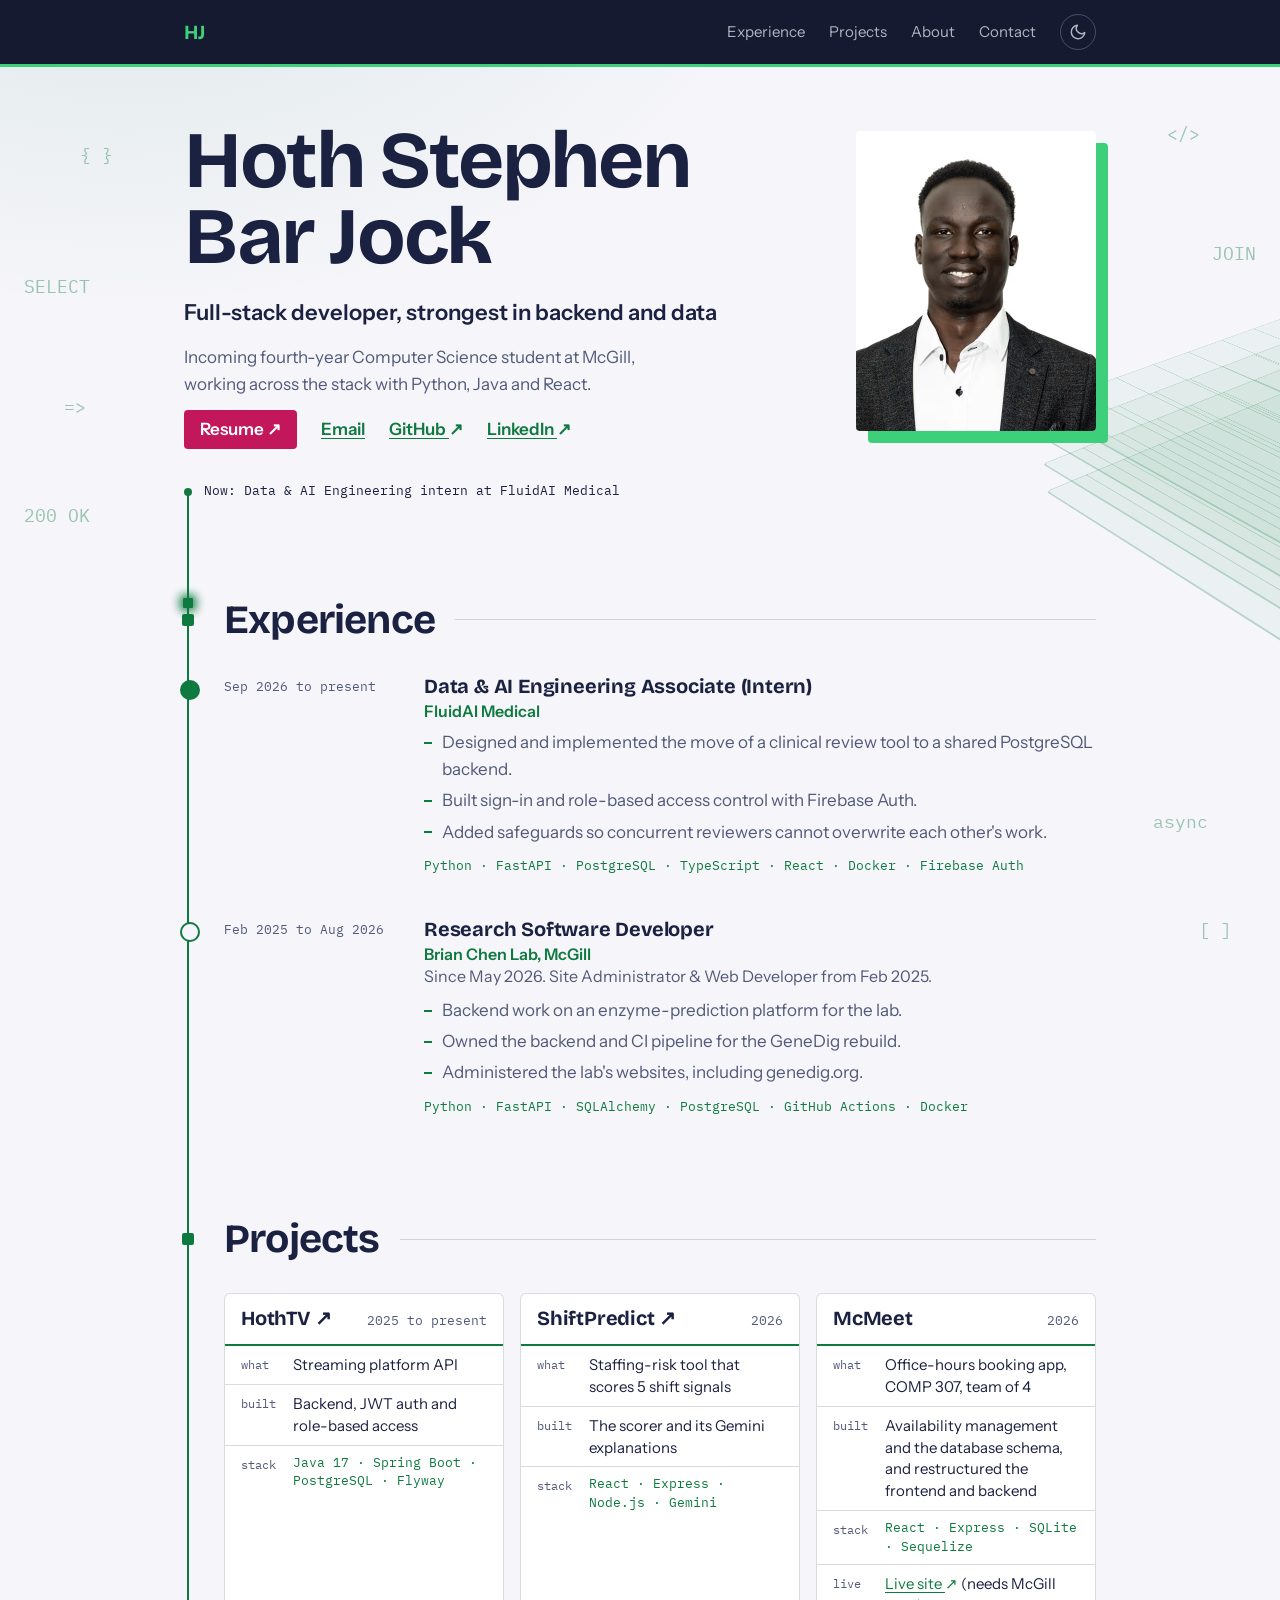
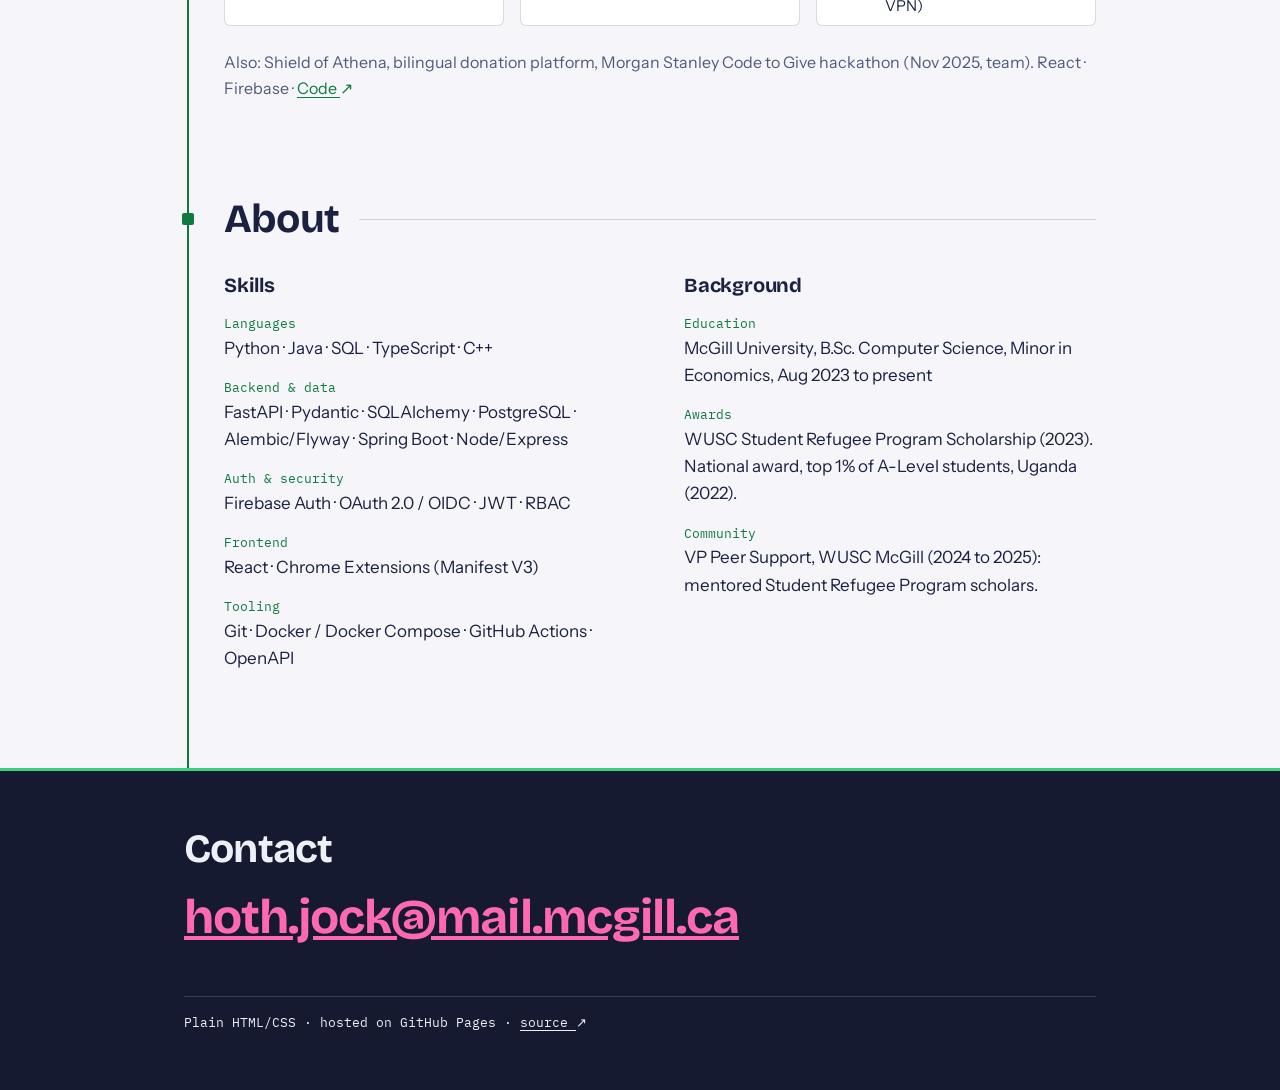
<file: index.html>
<!DOCTYPE html>
<html lang="en">
<head>
  <meta charset="utf-8">
  <meta http-equiv="Content-Security-Policy" content="default-src 'self'; img-src 'self'; style-src 'self'; font-src 'self'; script-src 'self' https://static.cloudflareinsights.com; connect-src 'self' https://cloudflareinsights.com; object-src 'none'; base-uri 'self'; form-action 'none'">
  <meta name="referrer" content="strict-origin-when-cross-origin">
  <meta name="viewport" content="width=device-width, initial-scale=1">
  <title>Hoth Stephen Bar Jock, software developer</title>
  <meta name="description" content="Hoth Stephen Bar Jock is a full-stack developer and McGill Computer Science student, strongest in backend and data systems.">
  <meta name="robots" content="index, follow">
  <meta name="color-scheme" content="dark light">
  <meta name="theme-color" content="#151a30" media="(prefers-color-scheme: dark)">
  <meta name="theme-color" content="#f5f5fa" media="(prefers-color-scheme: light)">
  <link rel="canonical" href="https://hothjock.com/">
  <meta property="og:type" content="website">
  <meta property="og:site_name" content="Hoth Stephen Bar Jock">
  <meta property="og:title" content="Hoth Stephen Bar Jock, software developer">
  <meta property="og:description" content="Full-stack developer, strongest in backend and data. CS student at McGill University, Montreal.">
  <meta property="og:url" content="https://hothjock.com/">
  <meta property="og:image" content="https://hothjock.com/assets/og.png">
  <meta property="og:image:width" content="1200">
  <meta property="og:image:height" content="630">
  <meta property="og:image:alt" content="Hoth Stephen Bar Jock, full-stack developer, strongest in backend and data">
  <meta name="twitter:card" content="summary_large_image">
  <link rel="icon" href="/favicon.ico" sizes="32x32">
  <link rel="icon" href="/assets/icon.svg" type="image/svg+xml">
  <link rel="apple-touch-icon" href="/apple-touch-icon.png">
  <link rel="preload" href="/assets/fonts/bricolage-grotesque-latin-700-normal.woff2" as="font" type="font/woff2" crossorigin>
  <link rel="stylesheet" href="/assets/style.css">
  <script src="/assets/theme.js"></script>
  <script type="application/ld+json">
  {
    "@context": "https://schema.org",
    "@type": "Person",
    "name": "Hoth Stephen Bar Jock",
    "alternateName": ["Hoth Jock", "Hoth Bar Jock", "Hoth Bar"],
    "url": "https://hothjock.com/",
    "image": "https://hothjock.com/assets/profile-480.jpg",
    "jobTitle": "Software Developer",
    "alumniOf": { "@type": "CollegeOrUniversity", "name": "McGill University" },
    "sameAs": ["https://www.linkedin.com/in/hothjock", "https://github.com/hothbar"]
  }
  </script>
</head>
<body>
  <a href="#main" class="skip-link">Skip to main content</a>

  <div class="tokens" aria-hidden="true"><b></b><b></b><b></b><b></b><b></b><b></b><b></b><b></b></div>
  <div class="db" aria-hidden="true"><div class="disks"><i></i><i></i><i></i><i></i></div></div>
  <div class="scene" aria-hidden="true">
    <div class="layers"><i></i><i></i><i></i><i></i></div>
  </div>

  <nav aria-label="Main navigation">
    <div class="bar">
      <a class="brand" href="#main" aria-label="Back to top">HJ</a>
      <div class="bar-end">
        <ul role="list">
          <li><a href="#experience">Experience</a></li>
          <li><a href="#projects">Projects</a></li>
          <li><a href="#about">About</a></li>
          <li><a href="#contact">Contact</a></li>
        </ul>
        <button type="button" class="theme-toggle" aria-label="Switch theme" hidden>
          <svg class="sun" viewBox="0 0 24 24" fill="none" stroke="currentColor" stroke-width="2" stroke-linecap="round" aria-hidden="true" focusable="false"><circle cx="12" cy="12" r="4"/><path d="M12 2v2M12 20v2M4.93 4.93l1.41 1.41M17.66 17.66l1.41 1.41M2 12h2M20 12h2M4.93 19.07l1.41-1.41M17.66 6.34l1.41-1.41"/></svg>
          <svg class="moon" viewBox="0 0 24 24" fill="none" stroke="currentColor" stroke-width="2" stroke-linecap="round" stroke-linejoin="round" aria-hidden="true" focusable="false"><path d="M21 12.79A9 9 0 1 1 11.21 3 7 7 0 0 0 21 12.79z"/></svg>
        </button>
      </div>
    </div>
  </nav>

  <main id="main" tabindex="-1">
    <section class="intro" aria-label="Introduction">
      <div>
        <h1><span class="line">Hoth Stephen </span><span class="line">Bar Jock</span></h1>
        <p class="headline">Full-stack developer, strongest in backend and data</p>
        <p class="bio">Incoming fourth-year Computer Science student at McGill, working across the stack with Python, Java and React.</p>
        <ul class="links" role="list">
          <li><a class="cta" href="/assets/Hoth_Jock_Resume.pdf" target="_blank" rel="noopener noreferrer">Resume <span class="arrow" aria-hidden="true">↗</span><span class="vh"> (PDF, opens in new tab)</span></a></li>
          <li><a href="mailto:hoth.jock@mail.mcgill.ca">Email</a></li>
          <li><a href="https://github.com/hothbar" target="_blank" rel="noopener noreferrer">GitHub <span class="arrow" aria-hidden="true">↗</span><span class="vh"> (opens in new tab)</span></a></li>
          <li><a href="https://www.linkedin.com/in/hothjock" target="_blank" rel="noopener noreferrer">LinkedIn <span class="arrow" aria-hidden="true">↗</span><span class="vh"> (opens in new tab)</span></a></li>
        </ul>
        <p class="now"><span class="dot" aria-hidden="true"></span>Now: Data &amp; AI Engineering intern at FluidAI Medical</p>
      </div>
      <picture class="portrait">
        <source type="image/avif" srcset="/assets/profile-480.avif">
        <source type="image/webp" srcset="/assets/profile-480.webp">
        <img src="/assets/profile-480.jpg" alt="Portrait of Hoth Stephen Bar Jock" width="480" height="600" fetchpriority="high">
      </picture>
    </section>

    <div class="pipe">
    <span class="packet" aria-hidden="true"></span><span class="packet" aria-hidden="true"></span><span class="packet" aria-hidden="true"></span>
    <section id="experience" aria-labelledby="experience-label">
      <h2 id="experience-label">Experience</h2>

      <div>
      <article class="stop current">
        <p class="when">Sep 2026 to present</p>
        <div>
          <h3>Data &amp; AI Engineering Associate (Intern) <span class="org">FluidAI Medical</span></h3>
          <ul role="list">
            <li>Designed and implemented the move of a clinical review tool to a shared PostgreSQL backend.</li>
            <li>Built sign-in and role-based access control with Firebase Auth.</li>
            <li>Added safeguards so concurrent reviewers cannot overwrite each other's work.</li>
          </ul>
          <p class="stack">Python · FastAPI · PostgreSQL · TypeScript · React · Docker · Firebase Auth</p>
        </div>
      </article>

      <article class="stop">
        <p class="when">Feb 2025 to Aug 2026</p>
        <div>
          <h3>Research Software Developer <span class="org">Brian Chen Lab, McGill</span></h3>
          <p class="sub">Since May 2026. Site Administrator &amp; Web Developer from Feb 2025.</p>
          <ul role="list">
            <li>Backend work on an enzyme-prediction platform for the lab.</li>
            <li>Owned the backend and CI pipeline for the GeneDig rebuild.</li>
            <li>Administered the lab's websites, including genedig.org.</li>
          </ul>
          <p class="stack">Python · FastAPI · SQLAlchemy · PostgreSQL · GitHub Actions · Docker</p>
        </div>
      </article>
      </div>
    </section>

    <section id="projects" aria-labelledby="projects-label">
      <h2 id="projects-label">Projects</h2>

      <div class="tiles">
      <article class="tile">
        <header class="tile-head">
          <h3><a href="https://github.com/hothbar/hothtv" target="_blank" rel="noopener noreferrer">HothTV <span class="arrow" aria-hidden="true">↗</span><span class="vh"> (opens in new tab)</span></a></h3>
          <p class="when">2025 to present</p>
        </header>
        <dl class="spec">
          <dt>what</dt>
          <dd>Streaming platform API</dd>
          <dt>built</dt>
          <dd>Backend, JWT auth and role-based access</dd>
          <dt>stack</dt>
          <dd class="stack">Java 17 · Spring Boot · PostgreSQL · Flyway</dd>
        </dl>
      </article>

      <article class="tile">
        <header class="tile-head">
          <h3><a href="https://github.com/hothbar/ShiftPredict" target="_blank" rel="noopener noreferrer">ShiftPredict <span class="arrow" aria-hidden="true">↗</span><span class="vh"> (opens in new tab)</span></a></h3>
          <p class="when">2026</p>
        </header>
        <dl class="spec">
          <dt>what</dt>
          <dd>Staffing-risk tool that scores 5 shift signals</dd>
          <dt>built</dt>
          <dd>The scorer and its Gemini explanations</dd>
          <dt>stack</dt>
          <dd class="stack">React · Express · Node.js · Gemini</dd>
        </dl>
      </article>

      <article class="tile">
        <header class="tile-head">
          <h3>McMeet</h3>
          <p class="when">2026</p>
        </header>
        <dl class="spec">
          <dt>what</dt>
          <dd>Office-hours booking app, COMP 307, team of 4</dd>
          <dt>built</dt>
          <dd>Availability management and the database schema, and restructured the frontend and backend</dd>
          <dt>stack</dt>
          <dd class="stack">React · Express · SQLite · Sequelize</dd>
          <dt>live</dt>
          <dd><a href="https://winter2026-comp307-group23.cs.mcgill.ca/" target="_blank" rel="noopener noreferrer">Live site <span class="arrow" aria-hidden="true">↗</span><span class="vh"> (opens in new tab)</span></a> (needs McGill VPN)</dd>
        </dl>
      </article>
      </div>

      <p class="also">Also: Shield of Athena, bilingual donation platform, Morgan Stanley Code to Give hackathon (Nov 2025, team). React · Firebase · <a href="https://github.com/hothbar/shieldofathena_team4" target="_blank" rel="noopener noreferrer">Code <span class="arrow" aria-hidden="true">↗</span><span class="vh"> (opens in new tab)</span></a></p>
    </section>

    <section id="about" aria-labelledby="about-label">
      <h2 id="about-label">About</h2>

      <div class="about">
        <div>
          <h3>Skills</h3>
          <dl class="facts">
        <dt>Languages</dt>
        <dd>Python · Java · SQL · TypeScript · C++</dd>
        <dt>Backend &amp; data</dt>
        <dd>FastAPI · Pydantic · SQLAlchemy · PostgreSQL · Alembic/Flyway · Spring Boot · Node/Express</dd>
        <dt>Auth &amp; security</dt>
        <dd>Firebase Auth · OAuth 2.0 / OIDC · JWT · RBAC</dd>
        <dt>Frontend</dt>
        <dd>React · Chrome Extensions (Manifest V3)</dd>
        <dt>Tooling</dt>
        <dd>Git · Docker / Docker Compose · GitHub Actions · OpenAPI</dd>
          </dl>
        </div>
        <div>
          <h3>Background</h3>
          <dl class="facts">
        <dt>Education</dt>
        <dd>McGill University, B.Sc. Computer Science, Minor in Economics, Aug 2023 to present</dd>
        <dt>Awards</dt>
        <dd>WUSC Student Refugee Program Scholarship (2023). National award, top 1% of A-Level students, Uganda (2022).</dd>
        <dt>Community</dt>
        <dd>VP Peer Support, WUSC McGill (2024 to 2025): mentored Student Refugee Program scholars.</dd>
          </dl>
        </div>
      </div>
    </section>
    </div>
  </main>

  <footer id="contact">
    <div class="band">
      <h2>Contact</h2>
      <p class="mail"><a href="mailto:hoth.jock@mail.mcgill.ca">hoth.jock@mail.mcgill.ca</a></p>
      <div class="meta">
        <p class="stack">Plain HTML/CSS · hosted on GitHub Pages · <a href="https://github.com/hothbar/hothbar.github.io" target="_blank" rel="noopener noreferrer">source <span class="arrow" aria-hidden="true">↗</span><span class="vh"> (opens in new tab)</span></a></p>
      </div>
    </div>
  </footer>
</body>
</html>
</file>
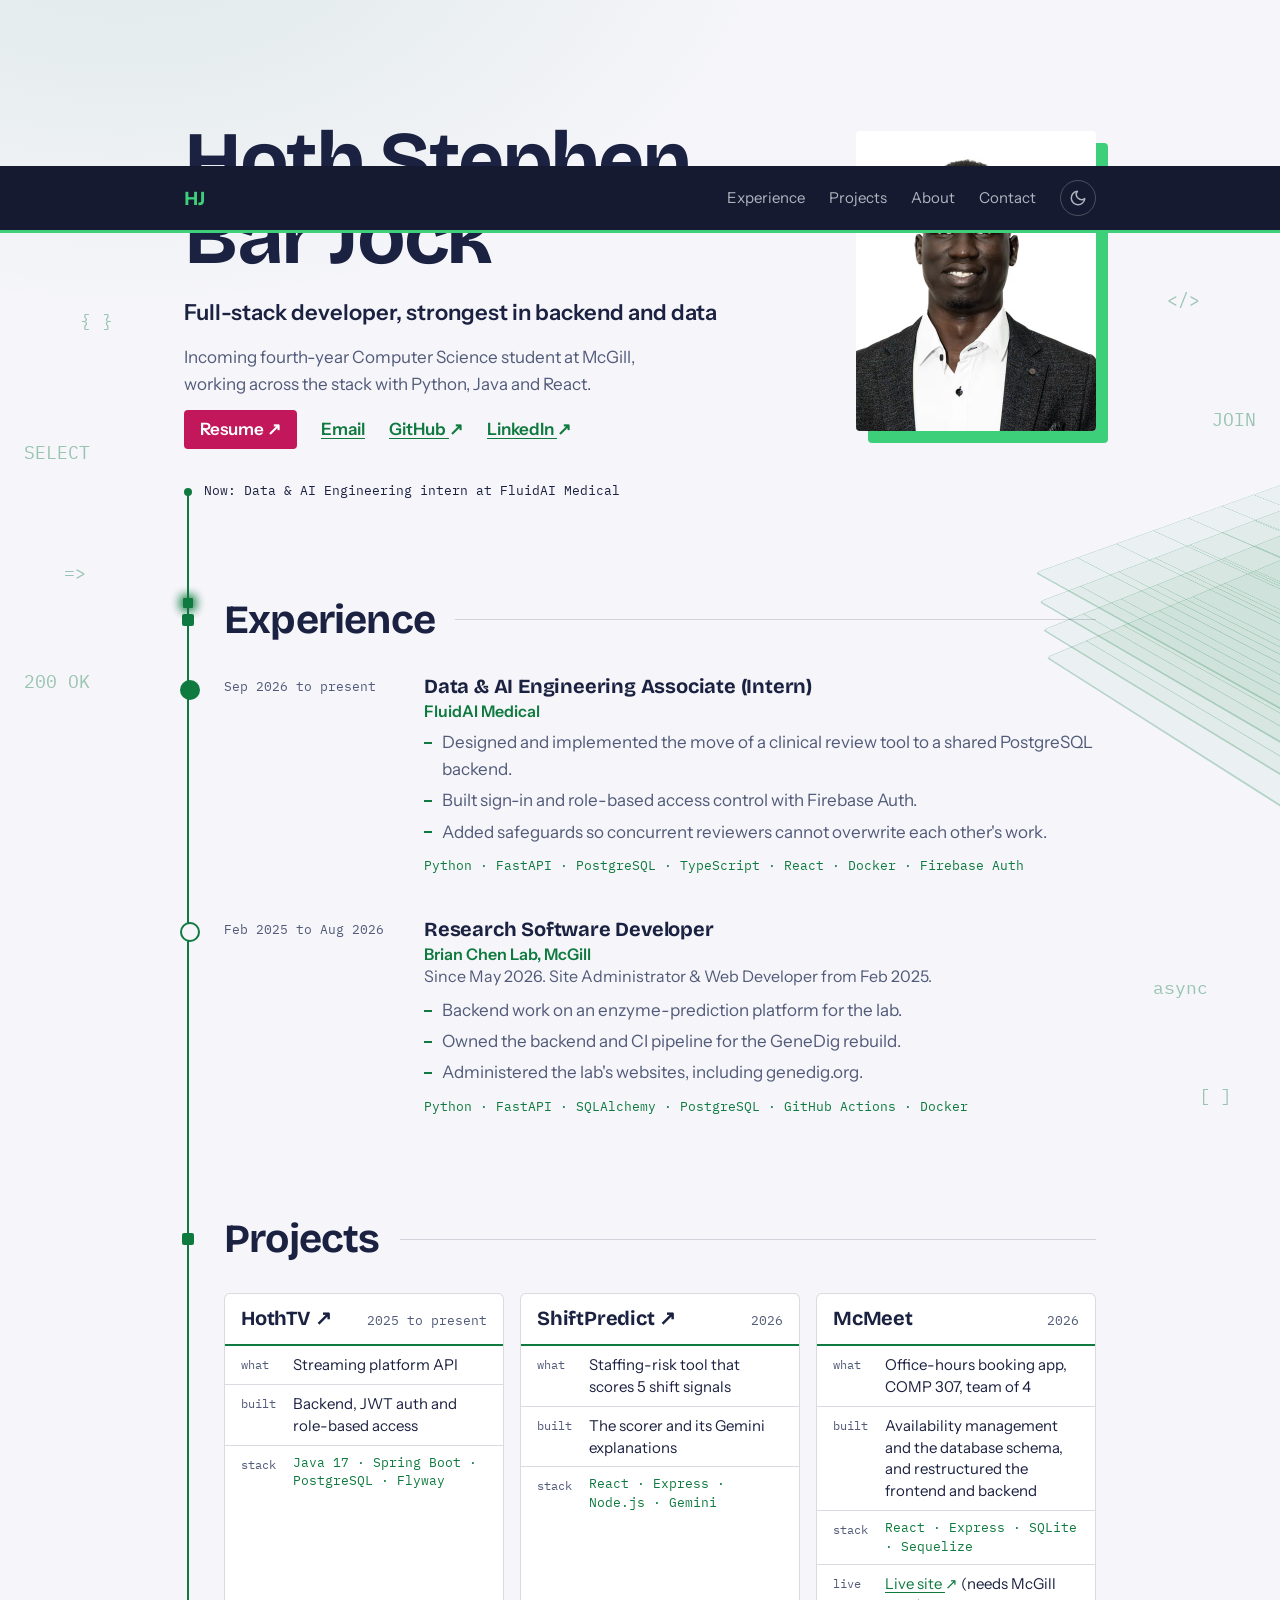
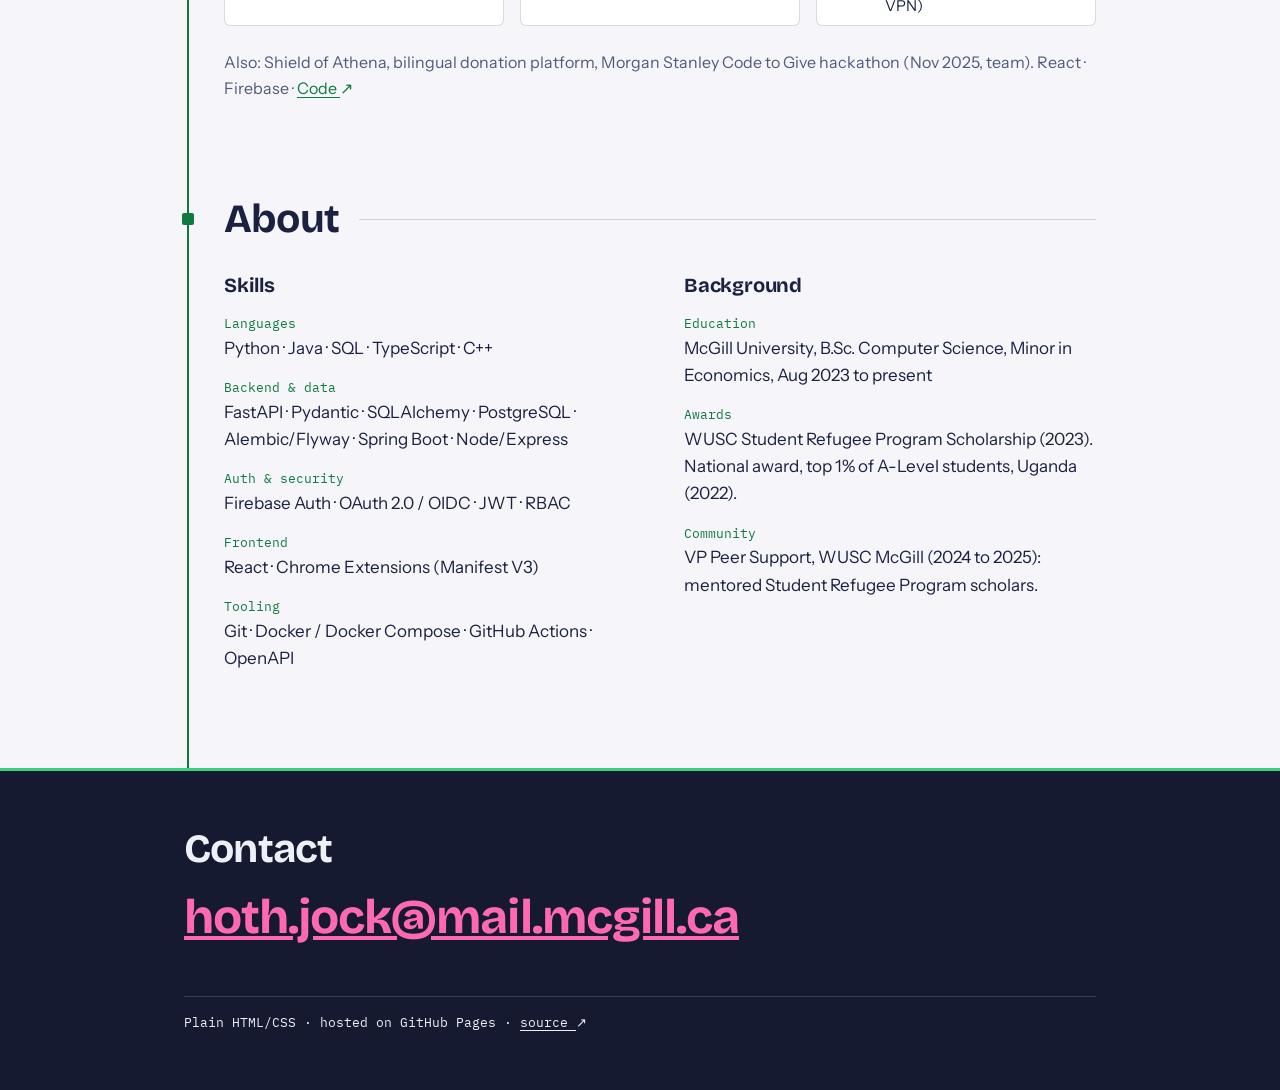
<file: about.html>
<!DOCTYPE html>
<html lang="en">
<head>
  <meta charset="utf-8">
  <meta http-equiv="Content-Security-Policy" content="default-src 'self'; img-src 'self'; style-src 'self'; font-src 'self'; script-src 'self' https://static.cloudflareinsights.com; connect-src 'self' https://cloudflareinsights.com; object-src 'none'; base-uri 'self'; form-action 'none'">
  <meta http-equiv="refresh" content="0; url=/#about">
  <meta name="viewport" content="width=device-width, initial-scale=1">
  <title>About moved, Hoth Stephen Bar Jock</title>
  <link rel="canonical" href="https://hothjock.com/">
  <link rel="stylesheet" href="/assets/style.css">
</head>
<body>
  <main class="plain">
    <h1>This page has moved</h1>
    <p><a href="/#about">Go to About</a></p>
  </main>
</body>
</html>
</file>
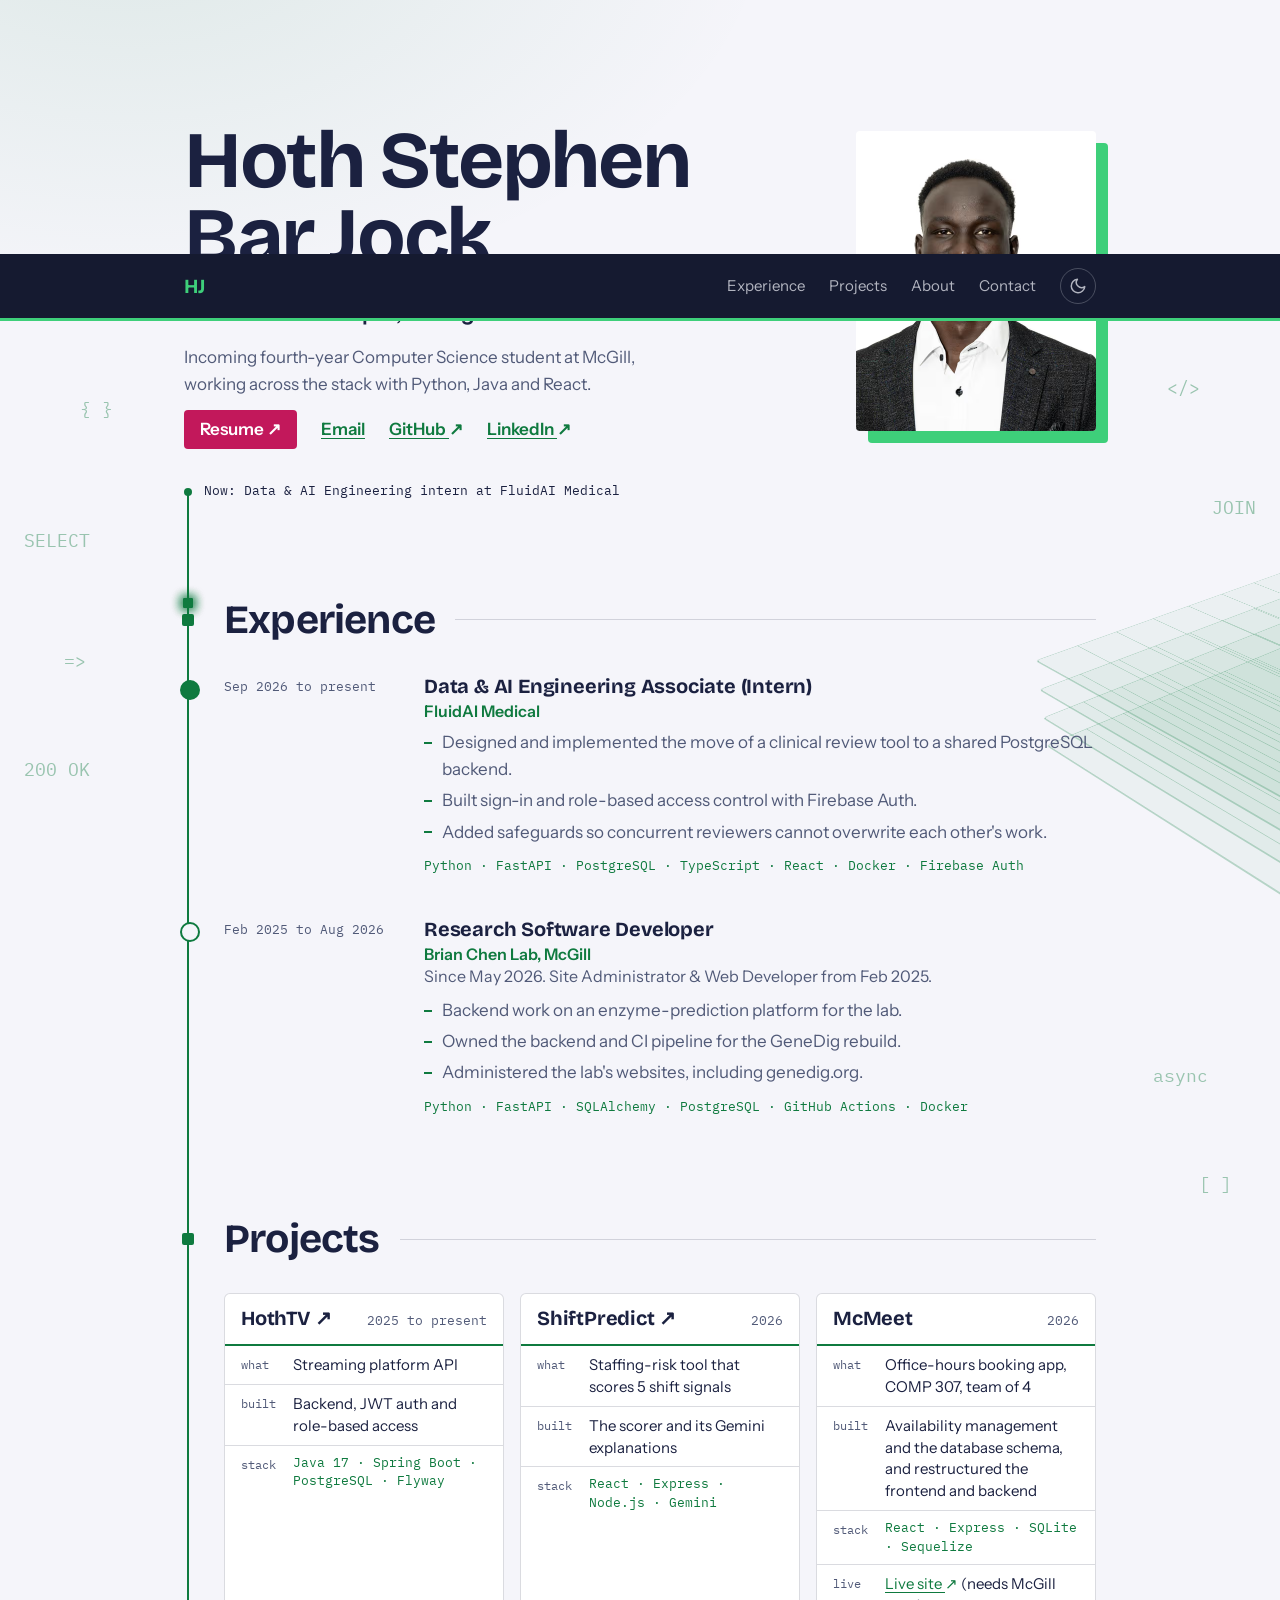
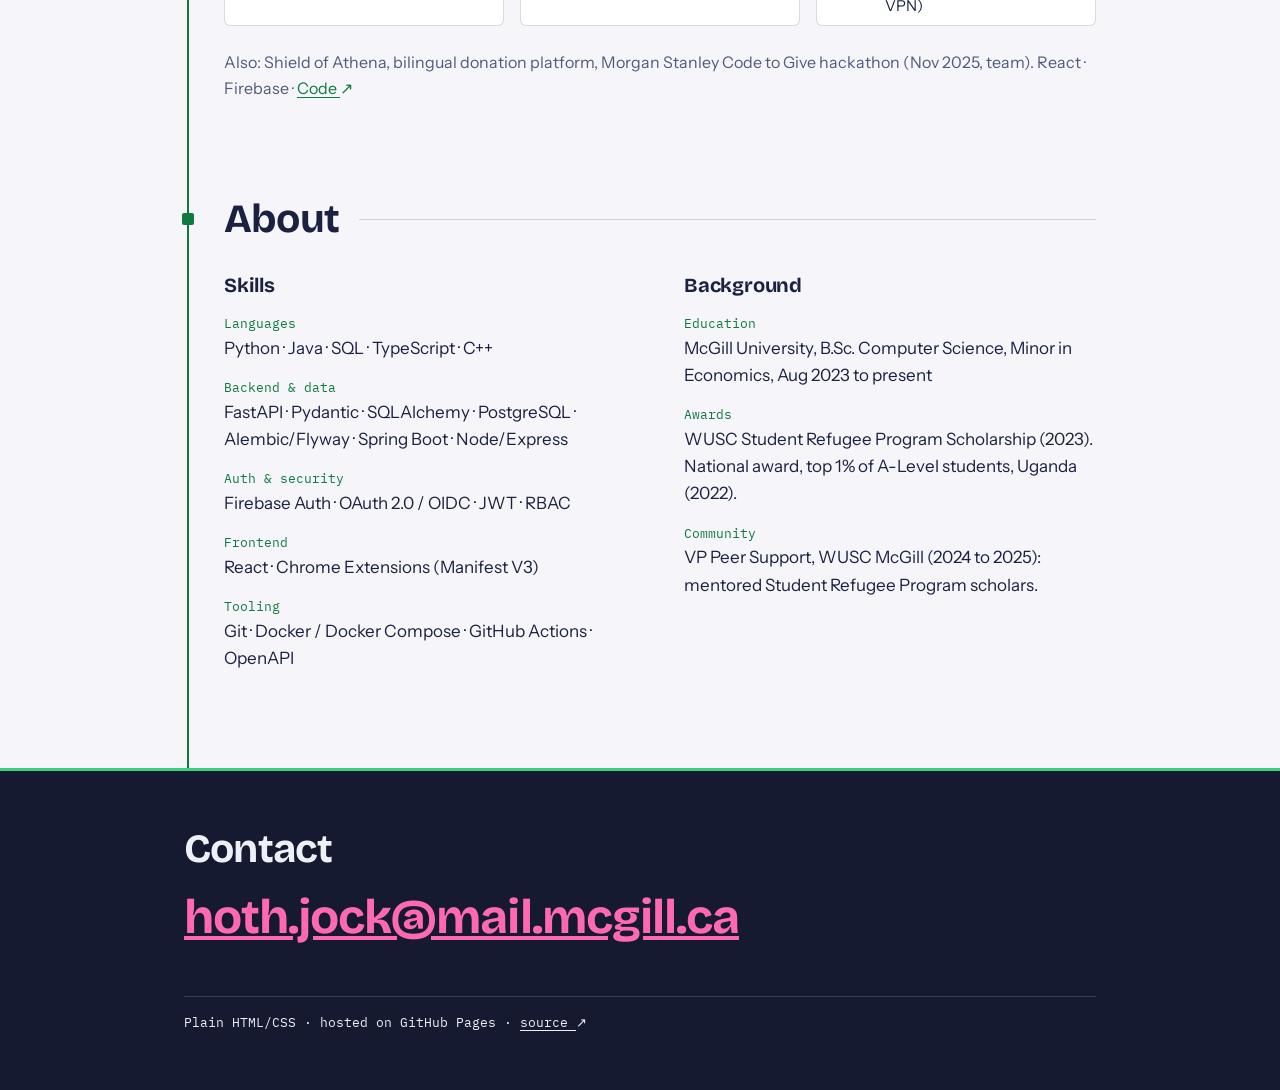
<file: contact.html>
<!DOCTYPE html>
<html lang="en">
<head>
  <meta charset="utf-8">
  <meta http-equiv="Content-Security-Policy" content="default-src 'self'; img-src 'self'; style-src 'self'; font-src 'self'; script-src 'self' https://static.cloudflareinsights.com; connect-src 'self' https://cloudflareinsights.com; object-src 'none'; base-uri 'self'; form-action 'none'">
  <meta http-equiv="refresh" content="0; url=/#contact">
  <meta name="viewport" content="width=device-width, initial-scale=1">
  <title>Contact moved, Hoth Stephen Bar Jock</title>
  <link rel="canonical" href="https://hothjock.com/">
  <link rel="stylesheet" href="/assets/style.css">
</head>
<body>
  <main class="plain">
    <h1>This page has moved</h1>
    <p><a href="/#contact">Go to Contact</a></p>
  </main>
</body>
</html>
</file>
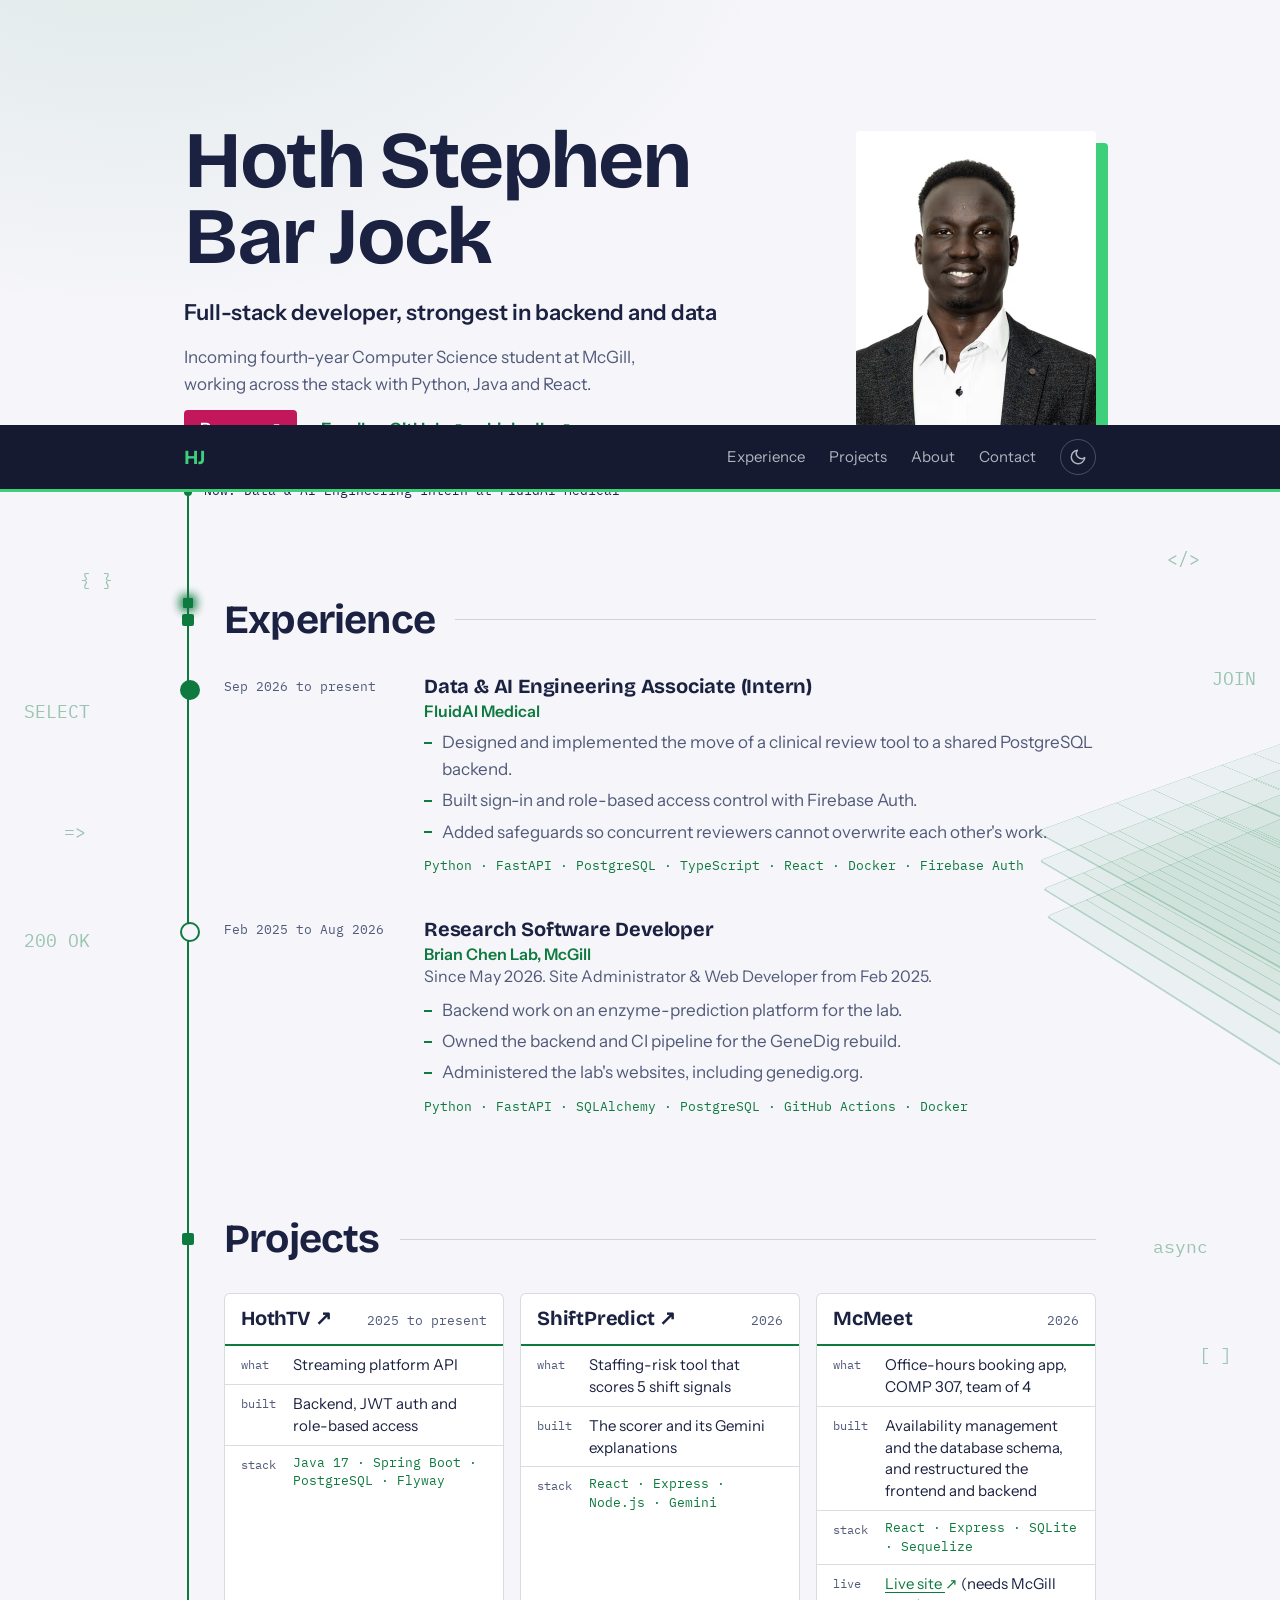
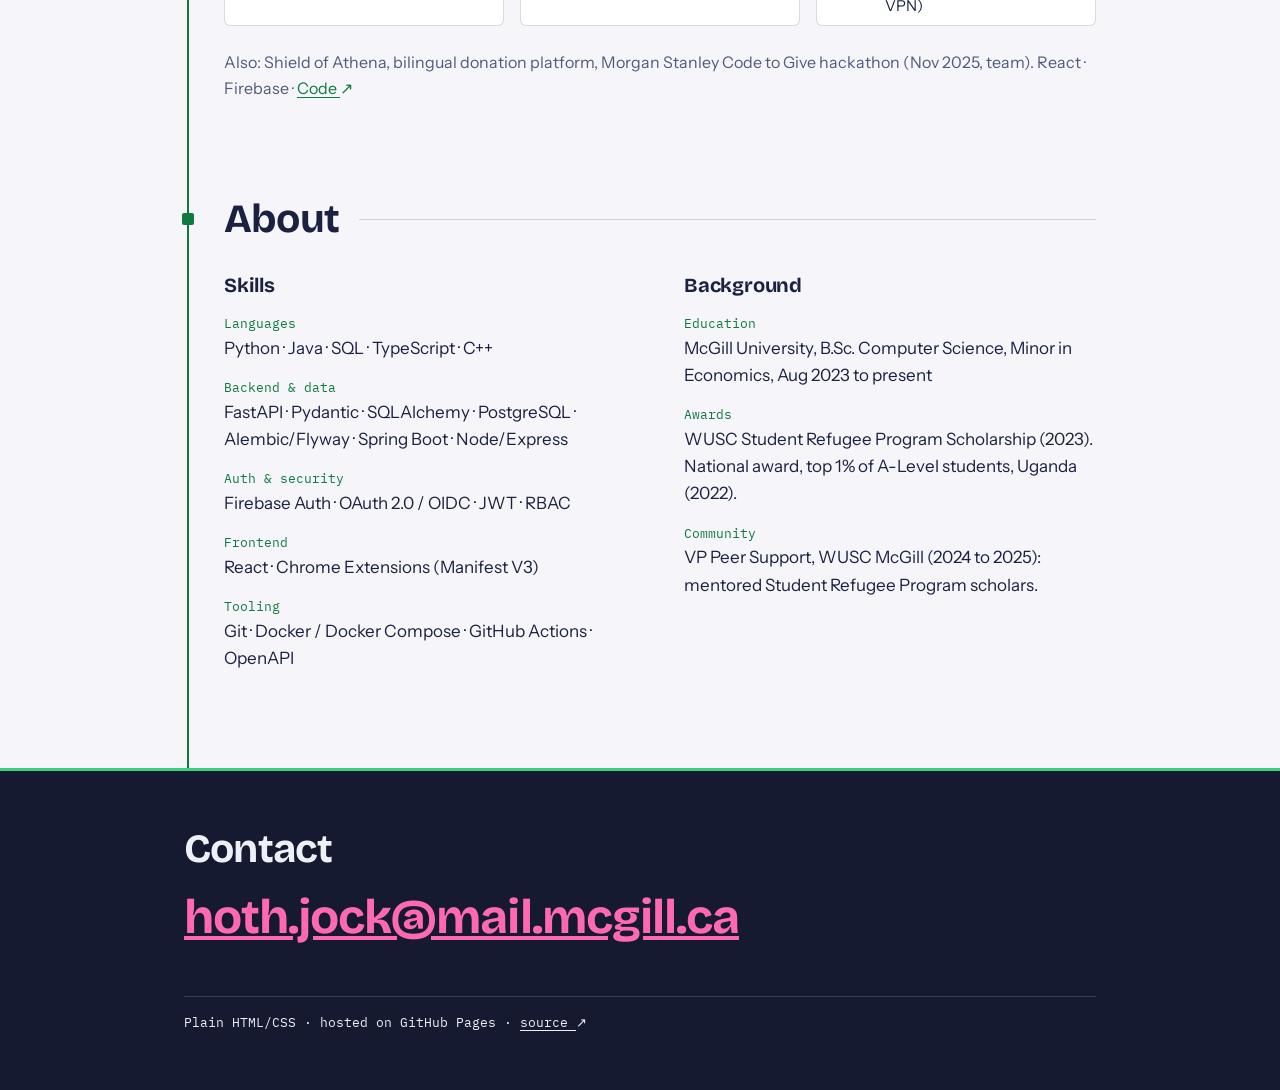
<file: experience.html>
<!DOCTYPE html>
<html lang="en">
<head>
  <meta charset="utf-8">
  <meta http-equiv="Content-Security-Policy" content="default-src 'self'; img-src 'self'; style-src 'self'; font-src 'self'; script-src 'self' https://static.cloudflareinsights.com; connect-src 'self' https://cloudflareinsights.com; object-src 'none'; base-uri 'self'; form-action 'none'">
  <meta http-equiv="refresh" content="0; url=/#experience">
  <meta name="viewport" content="width=device-width, initial-scale=1">
  <title>Experience moved, Hoth Stephen Bar Jock</title>
  <link rel="canonical" href="https://hothjock.com/">
  <link rel="stylesheet" href="/assets/style.css">
</head>
<body>
  <main class="plain">
    <h1>This page has moved</h1>
    <p><a href="/#experience">Go to Experience</a></p>
  </main>
</body>
</html>
</file>
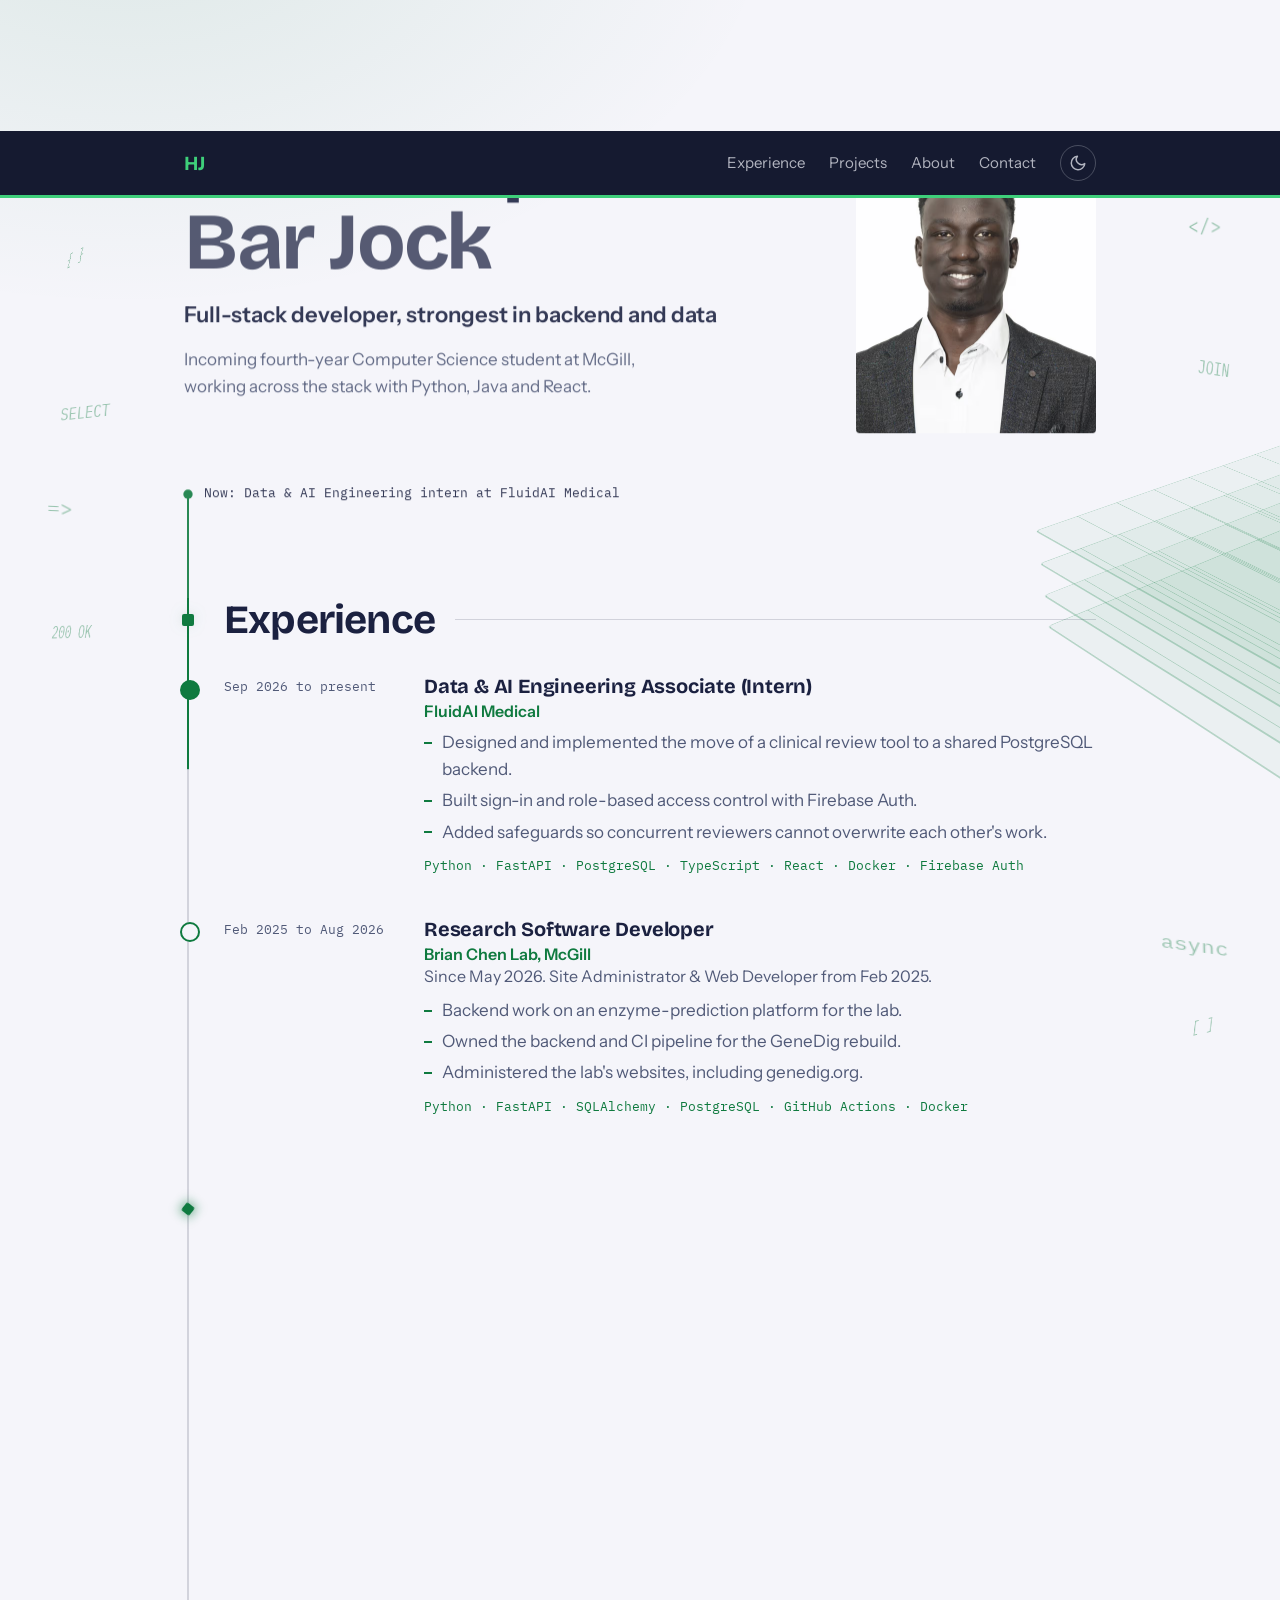
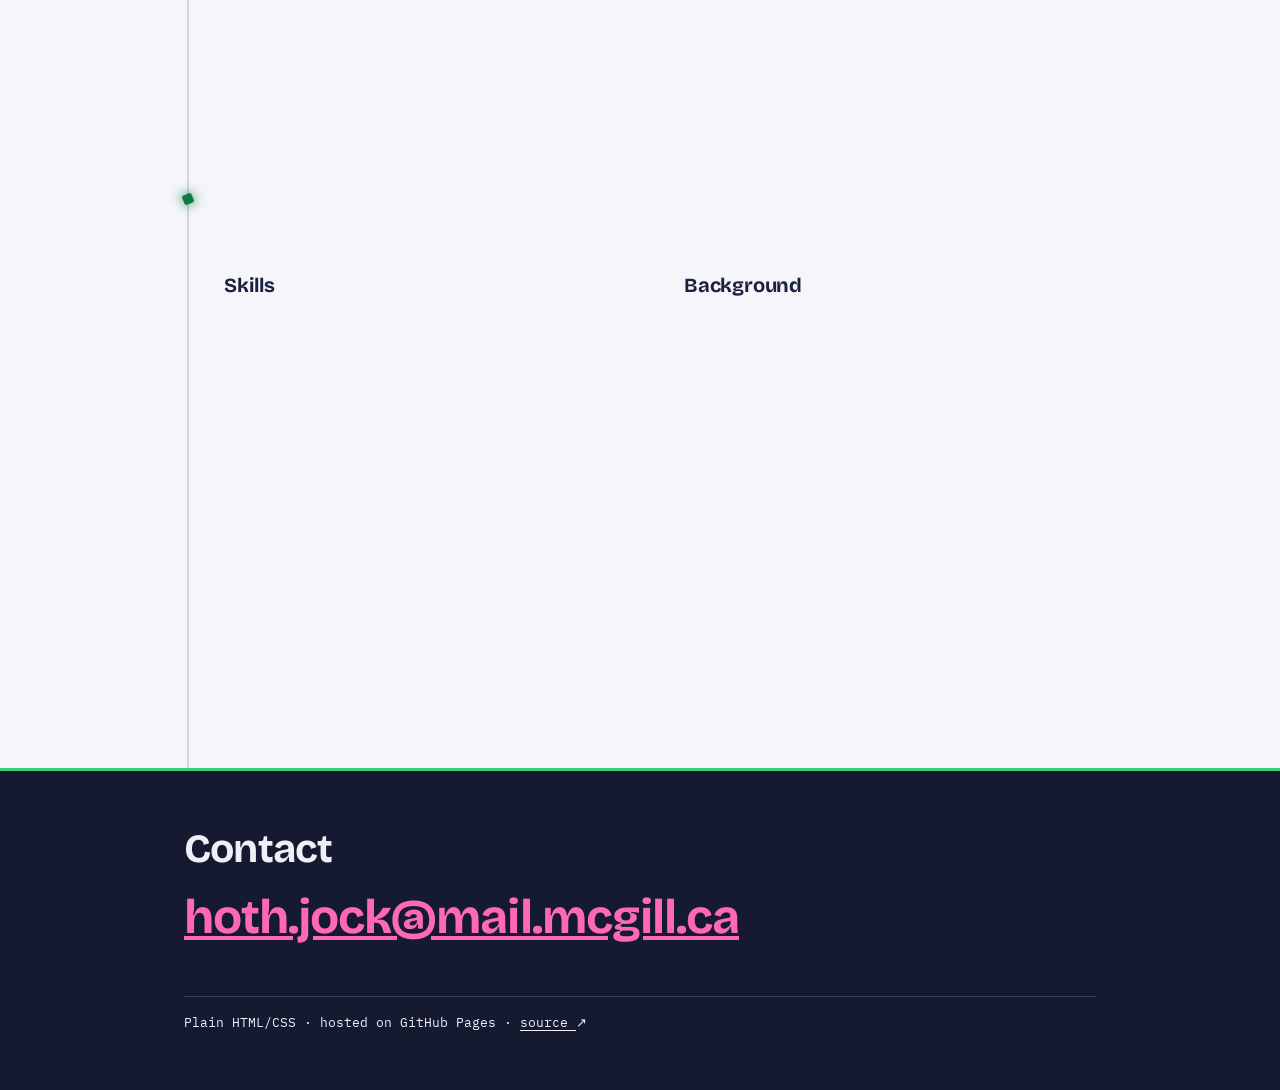
<file: projects.html>
<!DOCTYPE html>
<html lang="en">
<head>
  <meta charset="utf-8">
  <meta http-equiv="Content-Security-Policy" content="default-src 'self'; img-src 'self'; style-src 'self'; font-src 'self'; script-src 'self' https://static.cloudflareinsights.com; connect-src 'self' https://cloudflareinsights.com; object-src 'none'; base-uri 'self'; form-action 'none'">
  <meta http-equiv="refresh" content="0; url=/#projects">
  <meta name="viewport" content="width=device-width, initial-scale=1">
  <title>Projects moved, Hoth Stephen Bar Jock</title>
  <link rel="canonical" href="https://hothjock.com/">
  <link rel="stylesheet" href="/assets/style.css">
</head>
<body>
  <main class="plain">
    <h1>This page has moved</h1>
    <p><a href="/#projects">Go to Projects</a></p>
  </main>
</body>
</html>
</file>
<file: assets/style.css>
@font-face {
  font-family: "Bricolage Grotesque";
  src: url("fonts/bricolage-grotesque-latin-700-normal.woff2") format("woff2");
  font-weight: 700;
  font-display: swap;
}

@font-face {
  font-family: "Instrument Sans";
  src: url("fonts/instrument-sans-latin-400-normal.woff2") format("woff2");
  font-weight: 400;
  font-display: swap;
}

@font-face {
  font-family: "Instrument Sans";
  src: url("fonts/instrument-sans-latin-600-normal.woff2") format("woff2");
  font-weight: 600;
  font-display: swap;
}

@font-face {
  font-family: "IBM Plex Mono";
  src: url("fonts/ibm-plex-mono-latin-400-normal.woff2") format("woff2");
  font-weight: 400;
  font-display: swap;
}

:root {
  color-scheme: dark;
  --bg: #151a30;
  --surface: #1e2542;
  --text: #eef0f7;
  --muted: #aab1c8;
  --accent: #3ecf7a;
  --on-accent: #151a30;
  --frame: #3ecf7a;
  --pink: #ff4fa3;
  --on-pink: #151a30;
  --pink-band: #ff69b4;
  --glow: rgba(62,207,122,0.13);
  --band: #1e2542;
  --on-band: #eef0f7;
  --token: rgba(62,207,122,0.42);
  --plane: rgba(62,207,122,0.32);
  --plane-fill: rgba(62,207,122,0.05);
  --border: rgba(238,240,247,0.16);
  --display: "Bricolage Grotesque", -apple-system, BlinkMacSystemFont, "Segoe UI", Arial, sans-serif;
  --body: "Instrument Sans", -apple-system, BlinkMacSystemFont, "Segoe UI", Arial, sans-serif;
  --mono: "IBM Plex Mono", ui-monospace, SFMono-Regular, Menlo, Consolas, monospace;
  --gap: 6rem;
  --pipe: 2.5rem;
  --line: 0.1875rem;
}

/* Light theme: follows the system unless the toggle chose dark, or the toggle chose light */
@media (prefers-color-scheme: light) {
  :root:not([data-theme="dark"]) {
    color-scheme: light;
    --bg: #f5f5fa;
    --surface: #ffffff;
    --text: #1b2140;
    --muted: #515a78;
    --accent: #0f7a3f;
    --on-accent: #ffffff;
  --pink: #c2185b;
  --on-pink: #ffffff;
    --pink: #c2185b;
    --on-pink: #ffffff;
    --glow: rgba(15,122,63,0.1);
    --band: #151a30;
    --on-band: #eef0f7;
    --token: rgba(15,122,63,0.4);
    --plane: rgba(15,122,63,0.24);
    --plane-fill: rgba(15,122,63,0.04);
    --border: rgba(27,33,64,0.16);
  }
}

:root[data-theme="light"] {
  color-scheme: light;
  --bg: #f5f5fa;
  --surface: #ffffff;
  --text: #1b2140;
  --muted: #515a78;
  --accent: #0f7a3f;
  --on-accent: #ffffff;
  --pink: #c2185b;
  --on-pink: #ffffff;
  --glow: rgba(15,122,63,0.1);
  --band: #151a30;
  --on-band: #eef0f7;
  --token: rgba(15,122,63,0.4);
  --plane: rgba(15,122,63,0.24);
  --plane-fill: rgba(15,122,63,0.04);
  --border: rgba(27,33,64,0.16);
}

* { box-sizing: border-box; margin: 0; padding: 0; }

html {
  scroll-behavior: smooth;
  scroll-padding-top: 4.5rem;
  background:
    radial-gradient(58rem 36rem at 10% -6rem, var(--glow), transparent 70%) no-repeat,
    var(--bg);
}

body {
  font-family: var(--body);
  font-size: 1.0625rem;
  line-height: 1.6;
  color: var(--text);
}

a {
  color: var(--accent);
  text-underline-offset: 3px;
}

ul { list-style: none; }

/* Skip link */
.skip-link {
  position: absolute;
  top: -48px;
  left: 16px;
  background: var(--accent);
  color: var(--on-accent);
  padding: 10px 18px;
  border-radius: 0 0 8px 8px;
  font-weight: 600;
  font-size: 14px;
  z-index: 100;
  transition: top 0.15s;
}
.skip-link:focus { top: 0; }

a:focus-visible {
  outline: 2px solid currentColor;
  outline-offset: 3px;
  border-radius: 2px;
}

main:focus { outline: none; }

.vh {
  position: absolute;
  width: 1px;
  height: 1px;
  overflow: hidden;
  clip-path: inset(50%);
  white-space: nowrap;
}

/* Nav */
/* Same navy band and green rule as the footer, mirrored to the bottom edge */
nav {
  position: sticky;
  top: 0;
  z-index: 50;
  background: var(--band);
  color: var(--on-band);
  border-bottom: 3px solid var(--frame);
}

.bar {
  display: flex;
  align-items: center;
  justify-content: space-between;
  gap: 1rem;
  max-width: 60rem;
  margin-inline: auto;
  padding: 0.75rem 1.5rem;
}

nav ul {
  display: flex;
  flex-wrap: wrap;
  justify-content: flex-end;
  gap: 0.25rem 1.5rem;
}

nav .brand {
  color: var(--frame);
  font-family: var(--display);
  font-size: 1.25rem;
  font-weight: 700;
  letter-spacing: -0.02em;
}

nav a {
  display: inline-block;
  padding-block: 0.25rem;
  color: rgba(238,240,247,0.72);
  font-size: 0.9375rem;
  text-decoration: none;
  transition: color 0.15s;
}
nav a:hover { color: var(--on-band); }

.theme-toggle {
  display: inline-grid;
  place-items: center;
  width: 2.25rem;
  height: 2.25rem;
  flex: none;
  border: 1px solid rgba(238,240,247,0.24);
  border-radius: 50%;
  background: transparent;
  color: rgba(238,240,247,0.72);
  cursor: pointer;
  transition: color 0.15s, border-color 0.15s;
}
.theme-toggle[hidden] { display: none; }
.theme-toggle:hover { color: var(--on-band); border-color: var(--frame); }
.theme-toggle:focus-visible { outline: 2px solid var(--frame); outline-offset: 3px; }
.theme-toggle svg { width: 1.125rem; height: 1.125rem; }

/* Show the sun in dark mode (switch to light) and the moon in light mode */
.theme-toggle .moon { display: none; }
@media (prefers-color-scheme: light) {
  :root:not([data-theme="dark"]) .theme-toggle .sun { display: none; }
  :root:not([data-theme="dark"]) .theme-toggle .moon { display: block; }
}
:root[data-theme="light"] .theme-toggle .sun { display: none; }
:root[data-theme="light"] .theme-toggle .moon { display: block; }

.bar-end {
  display: flex;
  align-items: center;
  gap: 1.5rem;
}

/* Layout */
main {
  max-width: 60rem;
  margin-inline: auto;
  padding: 3.5rem 1.5rem 0;
}

/* The pipeline: one line from the Now dot, through every section, into Contact */
.pipe {
  position: relative;
  margin-top: var(--gap);
  padding-left: var(--pipe);
}

.pipe::before,
.pipe::after {
  content: "";
  position: absolute;
  top: 0;
  bottom: calc(-1 * var(--gap));
  left: var(--line);
  width: 2px;
  background: var(--accent);
}

.pipe::after { display: none; }

.pipe > section + section { margin-top: var(--gap); }

.pipe h2 { position: relative; }

.pipe h2::before {
  content: "";
  position: absolute;
  top: 50%;
  left: calc(var(--line) + 1px - var(--pipe) - 0.375rem);
  width: 0.75rem;
  height: 0.75rem;
  margin-top: -0.375rem;
  border-radius: 2px;
  background: var(--accent);
}

/* Hero */
.intro {
  display: grid;
  grid-template-columns: 1fr 15rem;
  gap: 3rem;
  align-items: start;
}

h1 {
  font-family: var(--display);
  font-size: clamp(3rem, 8vw, 5rem);
  font-weight: 700;
  line-height: 0.95;
  letter-spacing: -0.03em;
}

.headline {
  margin-top: 1.5rem;
  font-size: 1.375rem;
  font-weight: 600;
  line-height: 1.3;
}

.sub {
  color: var(--muted);
  font-size: 1rem;
}

.bio {
  max-width: 30rem;
  margin-top: 1rem;
  color: var(--muted);
}

.now {
  position: relative;
  margin-top: 2rem;
  padding-left: 1.25rem;
  font-family: var(--mono);
  font-size: 0.8125rem;
}

.now::after {
  content: "";
  position: absolute;
  top: 0.65rem;
  bottom: calc(-1 * var(--gap));
  left: var(--line);
  width: 2px;
  background: var(--accent);
}

.dot {
  position: absolute;
  top: 0.4rem;
  left: 0;
  width: 0.5rem;
  height: 0.5rem;
  border-radius: 50%;
  background: var(--accent);
}

.links {
  display: flex;
  flex-wrap: wrap;
  gap: 0.25rem 1.5rem;
  margin-top: 0.75rem;
  font-weight: 600;
}

.links a { display: inline-block; padding-block: 0.25rem; }

/* Resume is the one solid button on the page, so it reads as the first thing to click */
.links { align-items: center; }

.links a.cta {
  padding: 0.375rem 1rem;
  border-radius: 4px;
  background: var(--pink);
  color: var(--on-pink);
  text-decoration: none;
  transition: transform 0.15s, box-shadow 0.15s;
}
.links a.cta:hover {
  transform: translate(-0.125rem, -0.125rem);
  box-shadow: 0.25rem 0.25rem 0 var(--text);
}
.links a.cta:focus-visible { outline-color: var(--pink); }

/* The offset block sits behind the photo so its white backdrop reads as a deliberate frame in both themes. */
.portrait {
  display: block;
  margin-top: 0.5rem;
  border-radius: 4px;
  box-shadow: 0.75rem 0.75rem 0 var(--frame);
}

.portrait img {
  display: block;
  width: 100%;
  height: auto;
  border-radius: 4px;
}

/* Sections */
h2 {
  margin-bottom: 2rem;
  font-family: var(--display);
  font-size: 2.5rem;
  font-weight: 700;
  line-height: 1.1;
  letter-spacing: -0.02em;
}

main h2 {
  display: flex;
  align-items: center;
  gap: 1.25rem;
}

main h2::after {
  content: "";
  flex: 1;
  height: 1px;
  background: var(--border);
}

h3 {
  font-family: var(--display);
  font-size: 1.25rem;
  font-weight: 700;
  line-height: 1.25;
  letter-spacing: -0.01em;
}

.org {
  display: block;
  margin-top: 0.125rem;
  color: var(--accent);
  font-family: var(--body);
  font-size: 1rem;
  font-weight: 600;
  letter-spacing: 0;
}

.when,
.stack {
  color: var(--muted);
  font-family: var(--mono);
  font-size: 0.8125rem;
}

.stack {
  margin-top: 0.625rem;
  color: var(--accent);
}

.arrow {
  display: inline-block;
  transition: transform 0.15s;
}

a:hover .arrow,
a:focus-visible .arrow { transform: translate(2px, -2px); }

/* Experience: filled marker on the current role */
.stop {
  position: relative;
  display: grid;
  grid-template-columns: 11rem 1fr;
  gap: 1.5rem;
  padding-bottom: 2.5rem;
}

.stop:last-child { padding-bottom: 0.25rem; }

.stop::before {
  content: "";
  position: absolute;
  top: 0.35rem;
  left: calc(var(--line) + 1px - var(--pipe) - 0.5rem);
  width: 1rem;
  height: 1rem;
  border: 2px solid var(--accent);
  border-radius: 50%;
  background: var(--bg);
}

.stop.current::before {
  border-color: var(--accent);
  background: var(--accent);
}

.when { padding-top: 0.2rem; }

.stop ul {
  margin-top: 0.5rem;
  color: var(--muted);
}

.stop li {
  position: relative;
  padding-left: 1.125rem;
}

.stop li::before {
  content: "";
  position: absolute;
  top: 0.75em;
  left: 0;
  width: 0.5rem;
  height: 2px;
  background: var(--accent);
}

.stop li + li { margin-top: 0.25rem; }

/* Projects */
.tiles {
  display: grid;
  grid-template-columns: repeat(3, 1fr);
  gap: 1rem;
}

.tile {
  overflow: hidden;
  border: 1px solid var(--border);
  border-radius: 6px;
  background: var(--surface);
  transition: border-color 0.15s;
}

.tile:hover,
.tile:has(a:focus-visible) { border-color: var(--accent); }

.tile-head {
  display: flex;
  flex-wrap: wrap;
  align-items: baseline;
  justify-content: space-between;
  gap: 0 0.75rem;
  padding: 0.75rem 1rem;
  border-bottom: 2px solid var(--accent);
}

.tile-head .when { padding-top: 0; }

.tile-head a {
  color: var(--text);
  text-decoration: none;
}

.tile-head a:hover { color: var(--accent); }

/* Each project reads as one small table row by row */
.spec {
  display: grid;
  grid-template-columns: 4.25rem 1fr;
  font-size: 0.9375rem;
  line-height: 1.45;
}

.spec dt,
.spec dd {
  padding: 0.5rem 0;
  border-bottom: 1px solid var(--border);
}

.spec dt {
  padding-left: 1rem;
  color: var(--muted);
  font-family: var(--mono);
  font-size: 0.75rem;
  line-height: 1.8;
}

.spec dd { padding-right: 1rem; }

.spec dt:nth-last-child(2),
.spec dd:last-child { border-bottom: 0; }

.spec .stack { margin-top: 0; }

.also {
  margin-top: 1.5rem;
  color: var(--muted);
  font-size: 1rem;
}

/* About */
.about {
  display: grid;
  grid-template-columns: 1fr 1fr;
  gap: 3rem;
}

.about h3 { margin-bottom: 1rem; }

.facts dt {
  color: var(--accent);
  font-family: var(--mono);
  font-size: 0.8125rem;
}

.facts dd { margin-bottom: 1rem; }

.facts dd:last-child { margin-bottom: 0; }

/* Contact band */
footer {
  margin-top: var(--gap);
  border-top: 3px solid var(--frame);
  background: var(--band);
  color: var(--on-band);
}

.band {
  max-width: 60rem;
  margin-inline: auto;
  padding: 3.5rem 1.5rem;
}

.band h2 { margin-bottom: 0.5rem; }

footer a { color: inherit; }

.mail {
  font-family: var(--display);
  font-size: clamp(1.25rem, 5.4vw, 3rem);
  font-weight: 700;
  letter-spacing: -0.02em;
  overflow-wrap: anywhere;
}

.mail a { color: var(--pink-band); }

footer .stack {
  margin-top: 0;
  color: inherit;
}

.meta {
  display: flex;
  flex-wrap: wrap;
  justify-content: space-between;
  gap: 0.25rem 1.5rem;
  margin-top: 2.5rem;
  padding-top: 1rem;
  border-top: 1px solid rgba(238,240,247,0.16);
}

/* Redirect and error pages */
.plain { padding-bottom: 4rem; }
.plain h1 { font-size: 2.5rem; }
.plain p { margin-top: 1rem; }

@media (max-width: 46rem) {
  .tiles,
  .about { grid-template-columns: 1fr; }

  .stop { grid-template-columns: 1fr; gap: 0.25rem; }
}

@media (max-width: 38rem) {
  :root { --gap: 4rem; --pipe: 1.5rem; }

  main { padding-top: 2.5rem; }

  .intro { grid-template-columns: 1fr; gap: 2rem; }

  .portrait { order: -1; width: 10rem; }

  nav ul { gap: 0.25rem 1rem; }

  nav a { font-size: 0.875rem; }

  .bar-end { gap: 1rem; }
}

/* Narrow phones: keep links and the theme button on one line under the sticky bar */
@media (max-width: 25rem) {
  .bar { gap: 0.75rem; }
  .bar-end,
  nav ul { gap: 0.25rem 0.625rem; }
  nav a { font-size: 0.8125rem; }
  .theme-toggle { width: 1.75rem; height: 1.75rem; }
  .theme-toggle svg { width: 1rem; height: 1rem; }
}

.line { display: block; }

/* 3D backdrop: four data layers stacked in space. Decorative, so it only exists when motion is allowed */
.scene,
.tokens,
.db,
.packet { display: none; }

/* Motion: everything here is pure CSS and only runs when the visitor allows it */
@media screen and (prefers-reduced-motion: no-preference) {
  @keyframes rise {
    from { opacity: 0; transform: translateY(1.25rem); }
  }

  @keyframes slide-in {
    from { opacity: 0; transform: translateX(-3rem); }
  }

  @keyframes pop-in {
    from { opacity: 0; transform: perspective(60rem) rotateX(28deg) translateY(3rem); }
  }

  @keyframes turn {
    to { transform: rotateX(62deg) rotateZ(405deg); }
  }

  @keyframes spread {
    to { transform: translateZ(calc(var(--i) * 5.5rem)); }
  }

  @keyframes sway {
    from { transform: translateZ(var(--z)) rotateY(-30deg) rotateX(10deg); }
    to { transform: translateZ(var(--z)) rotateY(30deg) rotateX(-10deg) translateY(-1rem); }
  }

  @keyframes spin {
    from { transform: rotateX(64deg) rotateZ(0deg); }
    to { transform: rotateX(64deg) rotateZ(360deg); }
  }

  @keyframes write {
    35% { background: var(--plane); }
  }

  @keyframes flow {
    from { top: 0; opacity: 0; transform: rotate(0deg); }
    5% { opacity: 1; }
    95% { opacity: 1; }
    to { top: calc(100% + var(--gap)); opacity: 0; transform: rotate(900deg); }
  }

  @keyframes drift {
    to { transform: translateY(-12rem); }
  }

  @keyframes float {
    50% { transform: translateY(-0.5rem); }
  }

  /* Data packets travel the pipeline */
  .packet {
    position: absolute;
    top: 0;
    left: calc(var(--line) + 1px - 0.3125rem);
    z-index: 2;
    display: block;
    width: 0.625rem;
    height: 0.625rem;
    border-radius: 2px;
    background: var(--accent);
    box-shadow: 0 0 0.75rem var(--accent);
    animation: flow 15s linear infinite;
  }

  .packet:nth-of-type(2) { animation-delay: -5s; }
  .packet:nth-of-type(3) { animation-delay: -10s; }

  @media (min-width: 75rem) {
    /* Code floating in depth, kept to the margins so it never sits behind text */
    .tokens {
      position: fixed;
      inset: 0 0 -12rem;
      z-index: -1;
      display: block;
      perspective: 50rem;
      pointer-events: none;
    }

    .tokens b {
      position: absolute;
      top: var(--y);
      left: var(--l, auto);
      right: var(--r, auto);
      color: var(--token);
      font-family: var(--mono);
      font-size: 1.125rem;
      font-weight: 400;
      animation: sway var(--t, 8s) ease-in-out infinite alternate;
      animation-delay: var(--d, 0s);
    }

    .tokens b:nth-child(1) { --y: 13%; --l: 5rem; --z: 30px; --t: 7s; }
    .tokens b:nth-child(1)::after { content: "{ }"; }
    .tokens b:nth-child(2) { --y: 25%; --l: 1.5rem; --z: -40px; --t: 9s; --d: -3s; }
    .tokens b:nth-child(2)::after { content: "SELECT"; }
    .tokens b:nth-child(3) { --y: 36%; --l: 4rem; --z: 20px; --t: 8s; --d: -5s; }
    .tokens b:nth-child(3)::after { content: "=>"; }
    .tokens b:nth-child(4) { --y: 46%; --l: 1.5rem; --z: -20px; --t: 10s; --d: -2s; }
    .tokens b:nth-child(4)::after { content: "200 OK"; }
    .tokens b:nth-child(5) { --y: 11%; --r: 5rem; --z: 30px; --t: 8s; --d: -4s; }
    .tokens b:nth-child(5)::after { content: "</>"; }
    .tokens b:nth-child(6) { --y: 22%; --r: 1.5rem; --z: -30px; --t: 9s; --d: -6s; }
    .tokens b:nth-child(6)::after { content: "JOIN"; }
    .tokens b:nth-child(7) { --y: 74%; --r: 4.5rem; --z: 20px; --t: 7s; --d: -1s; }
    .tokens b:nth-child(7)::after { content: "async"; }
    .tokens b:nth-child(8) { --y: 84%; --r: 3rem; --z: -20px; --t: 10s; --d: -7s; }
    .tokens b:nth-child(8)::after { content: "[ ]"; }

    .scene {
      position: fixed;
      top: 50%;
      right: -14rem;
      z-index: -1;
      display: block;
      width: 24rem;
      height: 24rem;
      margin-top: -12rem;
      perspective: 70rem;
      pointer-events: none;
    }
  }

  /* A database: spinning disks that light up one at a time, like writes landing */
  @media (min-width: 88rem) {
    .db {
      position: fixed;
      bottom: 8%;
      left: 3rem;
      z-index: -1;
      display: block;
      width: 9rem;
      height: 9rem;
      perspective: 40rem;
      pointer-events: none;
    }
  }

  .disks {
    position: relative;
    width: 100%;
    height: 100%;
    transform-style: preserve-3d;
    animation: spin 16s linear infinite;
  }

  .disks i {
    position: absolute;
    inset: 0;
    border: 2px dashed var(--plane);
    border-radius: 50%;
    background: var(--plane-fill);
    transform: translateZ(calc(var(--n) * 2.25rem));
    animation: write 4s ease-in-out infinite;
    animation-delay: calc(var(--n) * 0.5s);
  }

  .disks i:nth-child(1) { --n: 0; }
  .disks i:nth-child(2) { --n: 1; }
  .disks i:nth-child(3) { --n: 2; }
  .disks i:nth-child(4) { --n: 3; }

  .layers {
    position: relative;
    width: 100%;
    height: 100%;
    transform: rotateX(62deg) rotateZ(45deg);
    transform-style: preserve-3d;
    animation: turn 80s linear infinite;
  }

  .layers i {
    position: absolute;
    inset: 0;
    border: 1px solid var(--plane);
    border-radius: 6px;
    background:
      repeating-linear-gradient(0deg, var(--plane) 0 1px, transparent 1px 3rem),
      var(--plane-fill);
    transform: translateZ(calc(var(--i) * 2rem));
  }

  .layers i:nth-child(1) { --i: -1.5; }
  .layers i:nth-child(2) { --i: -0.5; }
  .layers i:nth-child(3) { --i: 0.5; }
  .layers i:nth-child(4) { --i: 1.5; }

  body::after {
    background-size: 431px 383px;
    background-position: 97px 151px;
    animation-delay: -2s;
  }

  @keyframes frame-out {
    from { box-shadow: 0 0 0 var(--frame); }
  }

  @keyframes ping {
    to { box-shadow: 0 0 0 0.5rem transparent; }
  }

  @keyframes grow-y {
    from { transform: scaleY(0); }
  }

  .line,
  .intro > div > p,
  .links,
  .portrait img {
    animation: rise 0.6s cubic-bezier(0.2, 0.7, 0.2, 1) both;
  }

  .line:nth-child(2) { animation-delay: 0.1s; }
  .headline { animation-delay: 0.2s; }
  .bio { animation-delay: 0.3s; }
  .now { animation-delay: 0.35s; }
  .links { animation-delay: 0.4s; }

  .portrait {
    animation:
      frame-out 0.5s 0.5s cubic-bezier(0.2, 0.7, 0.2, 1) both,
      float 7s 1s ease-in-out infinite;
    transition: box-shadow 0.2s;
  }

  .portrait:hover { box-shadow: 1.125rem 1.125rem 0 var(--frame); }

  .portrait { perspective: 50rem; }

  .portrait img { transition: transform 0.3s cubic-bezier(0.2, 0.7, 0.2, 1); }

  .portrait:hover img { transform: rotateY(-9deg) rotateX(4deg); }

  .dot {
    box-shadow: 0 0 0 0 var(--accent);
    animation: ping 2.4s ease-out infinite;
  }

  .tile { transition: border-color 0.15s, transform 0.2s, box-shadow 0.2s; }

  .tile:hover,
  .tile:has(a:focus-visible) {
    transform: translate(-0.25rem, -0.25rem);
    box-shadow: 0.375rem 0.375rem 0 var(--frame);
  }

  /* Browsers without scroll timelines simply show the finished page */
  @supports (animation-timeline: view()) {
    /* The line starts dim and fills in green as the page scrolls past it */
    .pipe::before { background: var(--border); }

    .pipe::after {
      display: block;
      transform-origin: top;
      animation: grow-y linear both;
      animation-timeline: view();
      animation-range: entry 35% exit 0%;
    }

    .stop::before { z-index: 1; }

    .stop,
    .tile,
    .also,
    .facts,
    h2 {
      animation: rise linear both;
      animation-timeline: view();
      animation-range: entry 0% entry 40%;
    }

    /* The band is short and last on the page, so its heading never waits on scroll */
    .band h2 { animation: none; }

    /* Roles arrive along the timeline, tiles pop in one after another */
    .stop { animation-name: slide-in; }

    .tile { animation-name: pop-in; }
    .tile:nth-child(2) { animation-range: entry 10% entry 50%; }
    .tile:nth-child(3) { animation-range: entry 20% entry 60%; }

    /* The layers pull apart as the page scrolls, like an exploded diagram */
    .layers i {
      animation: spread linear both;
      animation-timeline: scroll(root);
    }

    /* Near and far planes of code move at different speeds */
    .tokens { animation: drift linear both; animation-timeline: scroll(root); }
  }
}

@media (prefers-reduced-motion: reduce) {
  html { scroll-behavior: auto; }

  *,
  *::before,
  *::after { transition: none !important; }

  a:hover .arrow,
  a:focus-visible .arrow,
  .links a.cta:hover { transform: none; }
}

@media (forced-colors: active) {
  .dot,
  .stop.current::before { background: CanvasText; }
}

@media print {
  nav,
  .skip-link { display: none; }

  body,
  footer { background: #fff; color: #000; }
}
</file>
